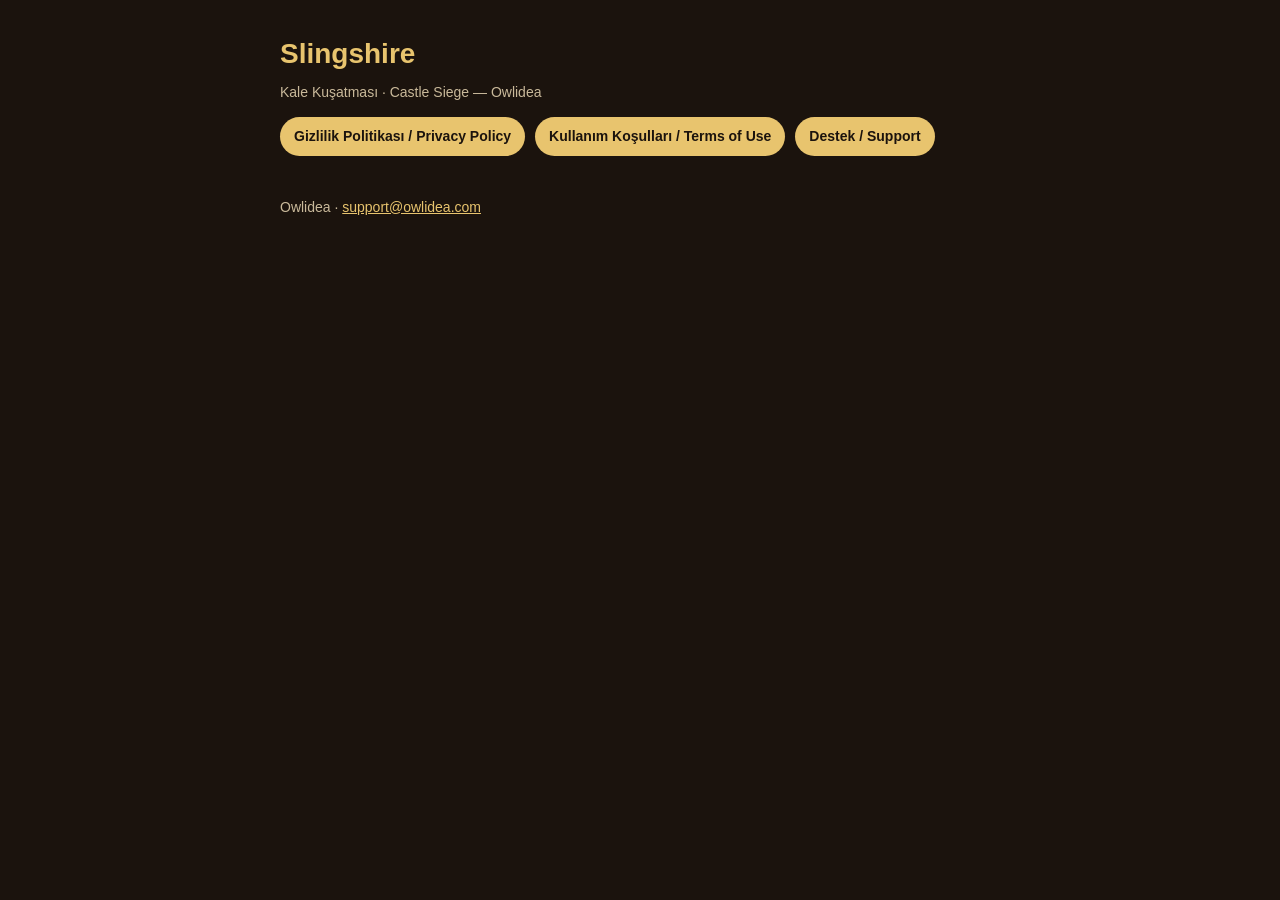
<file: index.html>
<!doctype html>
<html lang="tr"><head><meta charset="utf-8">
<meta name="viewport" content="width=device-width,initial-scale=1">
<title>Slingshire</title><style>:root{--bg:#1b130d;--card:#2b1f16;--gold:#e8c46e;--text:#f4e8d0;--muted:#c9b99a}
*{box-sizing:border-box}body{margin:0;background:var(--bg);color:var(--text);
font:16px/1.6 -apple-system,BlinkMacSystemFont,"Segoe UI",Roboto,sans-serif}
main{max-width:760px;margin:0 auto;padding:32px 20px 64px}
h1{color:var(--gold);font-size:28px;margin:0 0 4px}h2{color:var(--gold);font-size:19px;margin:28px 0 6px}
p{margin:0 0 12px;color:var(--text)}.muted{color:var(--muted);font-size:14px}
.card{background:var(--card);border:1px solid #6b5333;border-radius:16px;padding:22px 22px 10px;margin-top:20px}
nav{display:flex;gap:10px;flex-wrap:wrap;margin:14px 0 6px}
nav a,.btn{color:var(--bg);background:var(--gold);padding:8px 14px;border-radius:999px;text-decoration:none;font-weight:700;font-size:14px}
a{color:var(--gold)}footer{margin-top:40px}
</style></head>
<body><main><h1>Slingshire</h1><p class="muted">Kale Kuşatması · Castle Siege — Owlidea</p>
<nav><a href="privacy.html">Gizlilik Politikası / Privacy Policy</a>
<a href="terms.html">Kullanım Koşulları / Terms of Use</a>
<a href="mailto:support@owlidea.com">Destek / Support</a></nav>
<footer class="muted">Owlidea · <a href="mailto:support@owlidea.com">support@owlidea.com</a></footer>
</main></body></html>
</file>
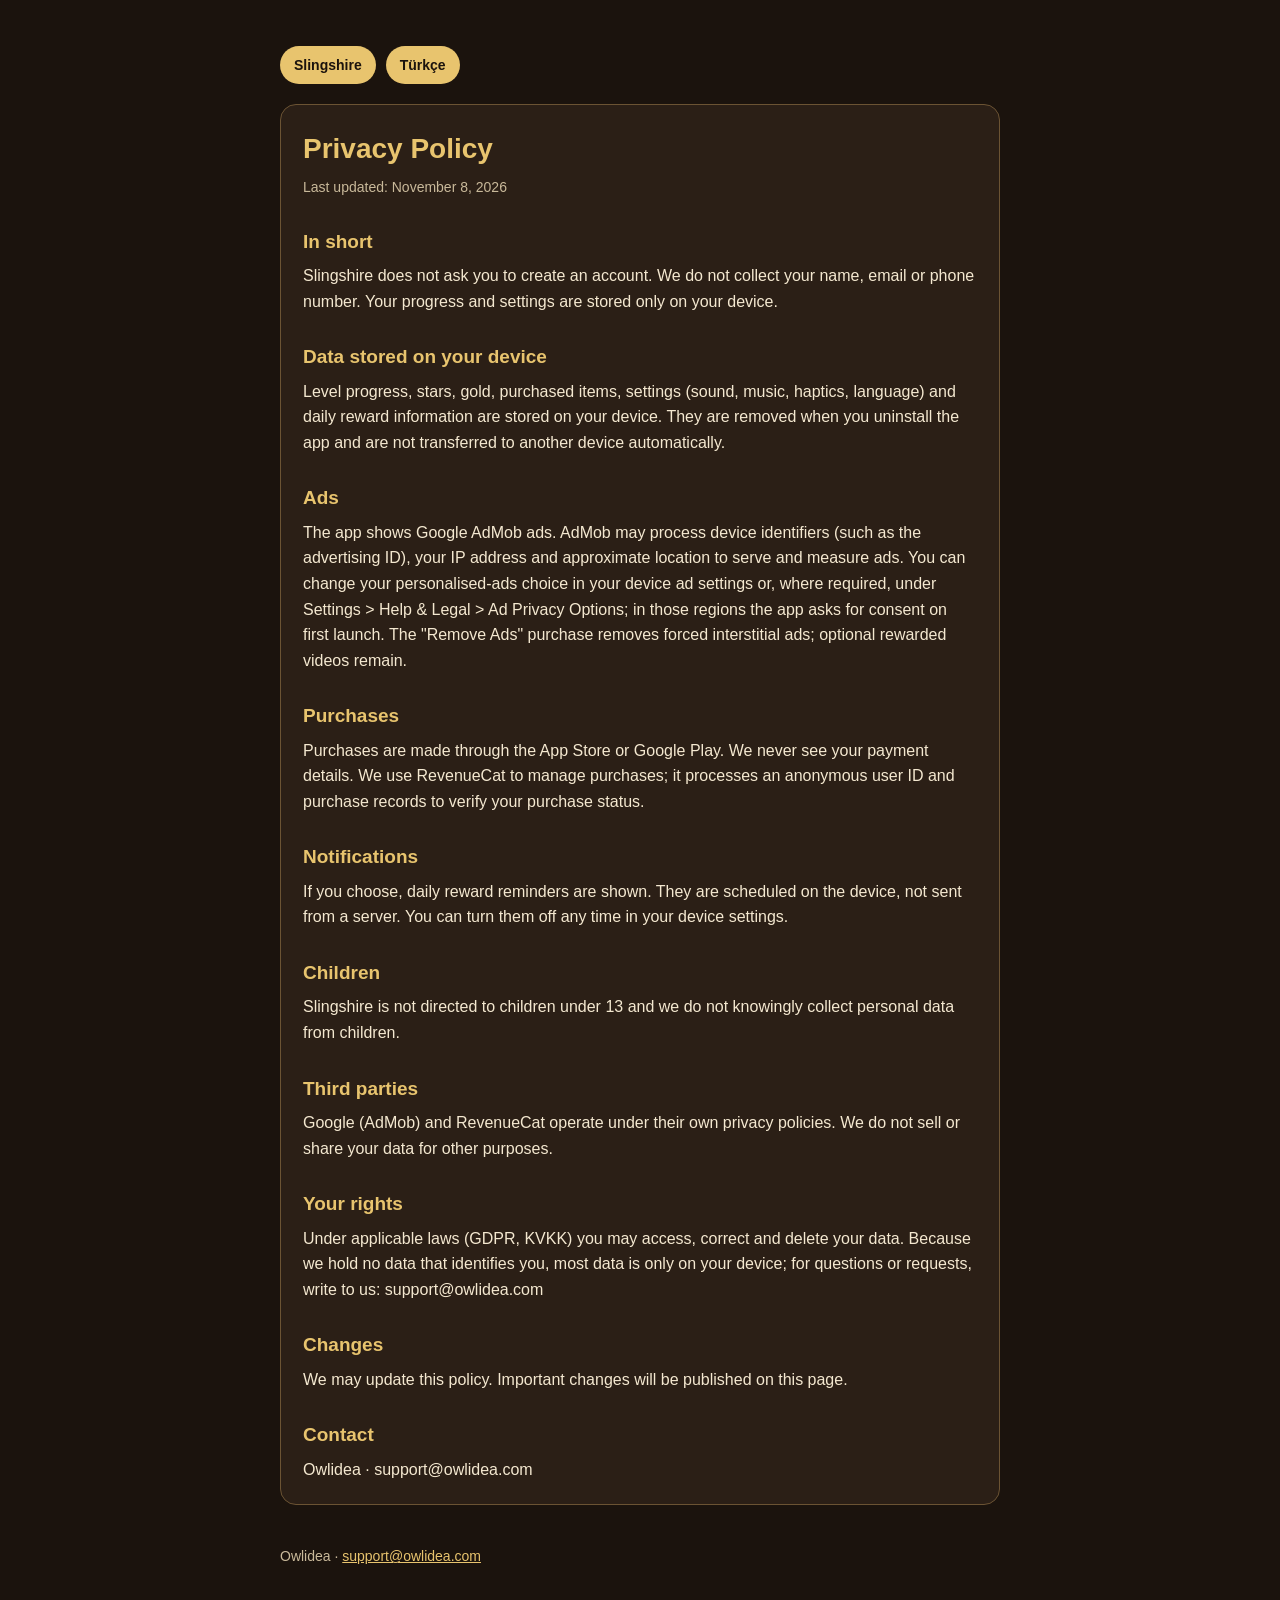
<file: privacy-en.html>
<!doctype html>
<html lang="en"><head><meta charset="utf-8">
<meta name="viewport" content="width=device-width,initial-scale=1">
<title>Slingshire – Privacy Policy</title><link rel="stylesheet" href="style.css"></head>
<body><main><nav><a href="index.html">Slingshire</a><a href="privacy.html">Türkçe</a></nav><section class="card" id="en"><h1>Privacy Policy</h1>
<p class="muted">Last updated: November 8, 2026</p>
<h2>In short</h2><p>Slingshire does not ask you to create an account. We do not collect your name, email or phone number. Your progress and settings are stored only on your device.</p>
<h2>Data stored on your device</h2><p>Level progress, stars, gold, purchased items, settings (sound, music, haptics, language) and daily reward information are stored on your device. They are removed when you uninstall the app and are not transferred to another device automatically.</p>
<h2>Ads</h2><p>The app shows Google AdMob ads. AdMob may process device identifiers (such as the advertising ID), your IP address and approximate location to serve and measure ads. You can change your personalised-ads choice in your device ad settings or, where required, under Settings &gt; Help &amp; Legal &gt; Ad Privacy Options; in those regions the app asks for consent on first launch. The &quot;Remove Ads&quot; purchase removes forced interstitial ads; optional rewarded videos remain.</p>
<h2>Purchases</h2><p>Purchases are made through the App Store or Google Play. We never see your payment details. We use RevenueCat to manage purchases; it processes an anonymous user ID and purchase records to verify your purchase status.</p>
<h2>Notifications</h2><p>If you choose, daily reward reminders are shown. They are scheduled on the device, not sent from a server. You can turn them off any time in your device settings.</p>
<h2>Children</h2><p>Slingshire is not directed to children under 13 and we do not knowingly collect personal data from children.</p>
<h2>Third parties</h2><p>Google (AdMob) and RevenueCat operate under their own privacy policies. We do not sell or share your data for other purposes.</p>
<h2>Your rights</h2><p>Under applicable laws (GDPR, KVKK) you may access, correct and delete your data. Because we hold no data that identifies you, most data is only on your device; for questions or requests, write to us: support@owlidea.com</p>
<h2>Changes</h2><p>We may update this policy. Important changes will be published on this page.</p>
<h2>Contact</h2><p>Owlidea · support@owlidea.com</p>
</section>
<footer class="muted">Owlidea · <a href="mailto:support@owlidea.com">support@owlidea.com</a></footer>
</main></body></html>
</file>
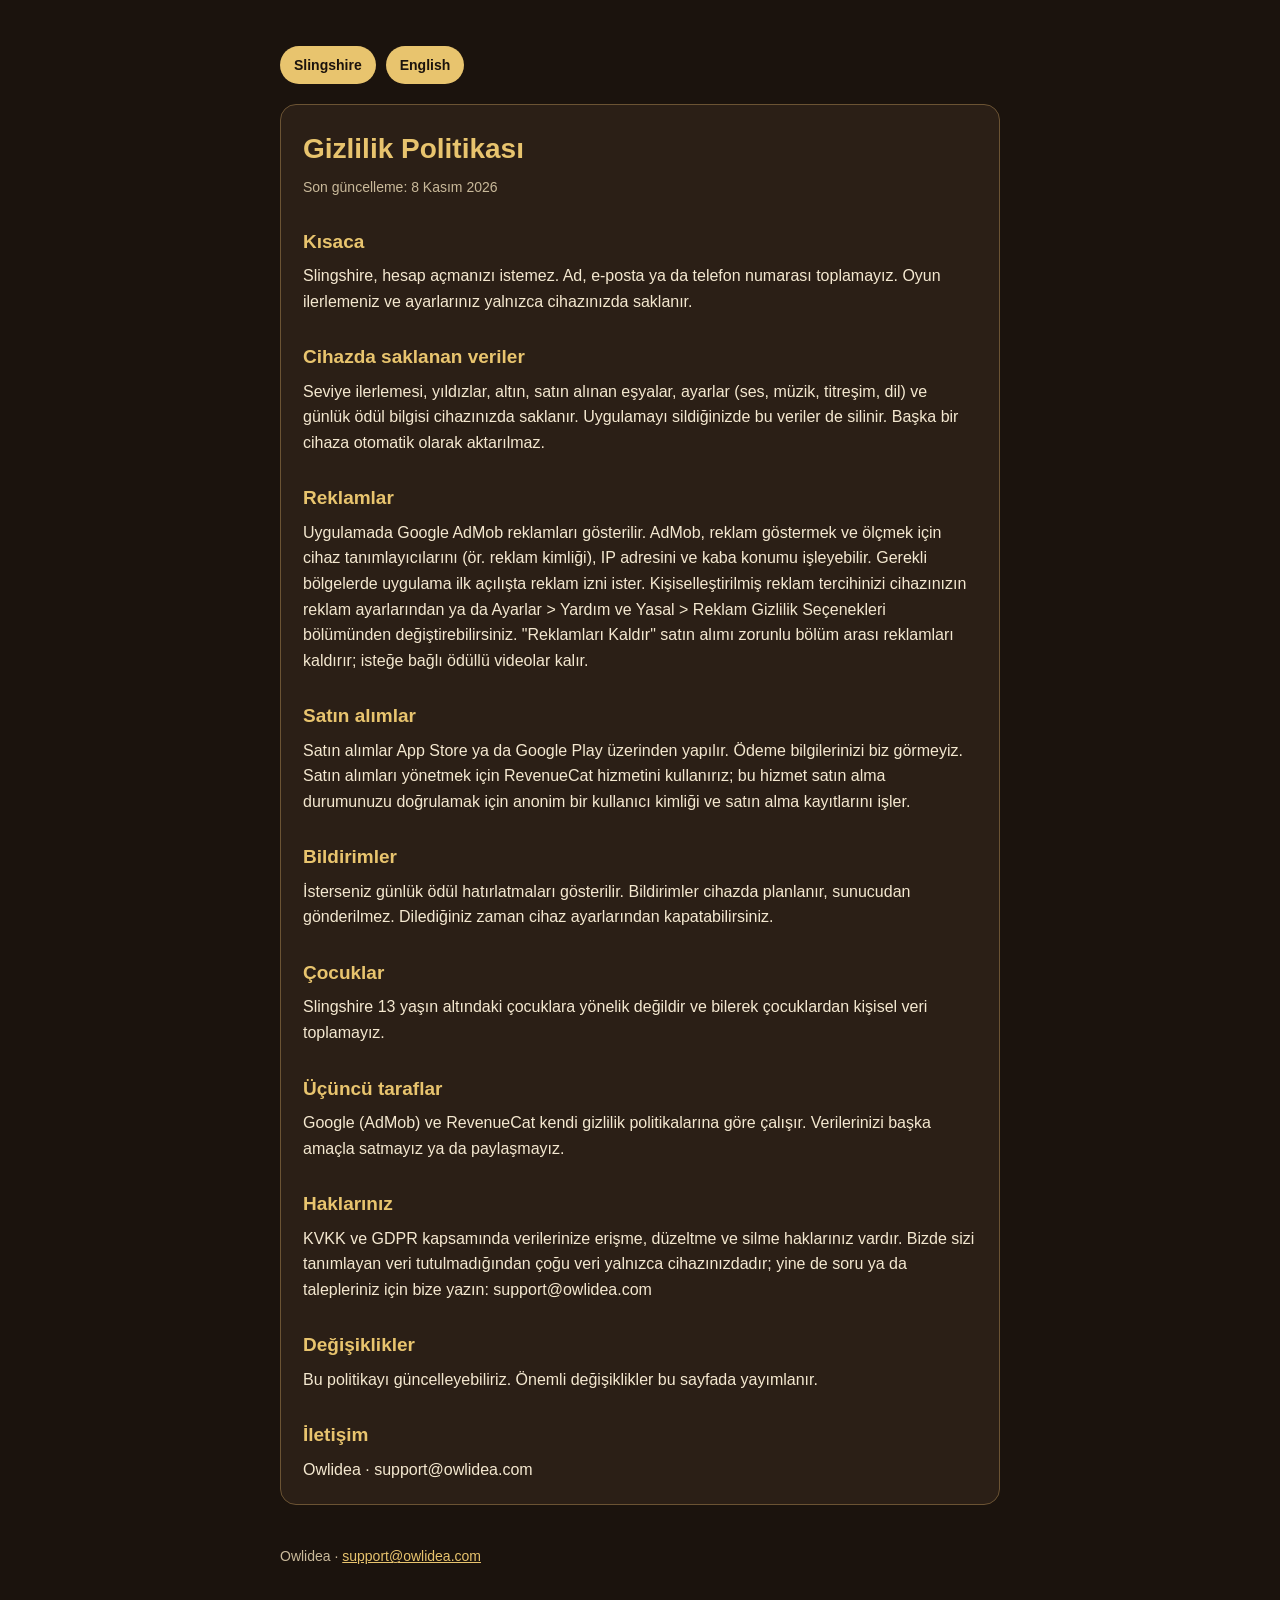
<file: privacy.html>
<!doctype html>
<html lang="tr"><head><meta charset="utf-8">
<meta name="viewport" content="width=device-width,initial-scale=1">
<title>Slingshire – Gizlilik Politikası</title><link rel="stylesheet" href="style.css"></head>
<body><main><nav><a href="index.html">Slingshire</a><a href="privacy-en.html">English</a></nav><section class="card" id="tr"><h1>Gizlilik Politikası</h1>
<p class="muted">Son güncelleme: 8 Kasım 2026</p>
<h2>Kısaca</h2><p>Slingshire, hesap açmanızı istemez. Ad, e-posta ya da telefon numarası toplamayız. Oyun ilerlemeniz ve ayarlarınız yalnızca cihazınızda saklanır.</p>
<h2>Cihazda saklanan veriler</h2><p>Seviye ilerlemesi, yıldızlar, altın, satın alınan eşyalar, ayarlar (ses, müzik, titreşim, dil) ve günlük ödül bilgisi cihazınızda saklanır. Uygulamayı sildiğinizde bu veriler de silinir. Başka bir cihaza otomatik olarak aktarılmaz.</p>
<h2>Reklamlar</h2><p>Uygulamada Google AdMob reklamları gösterilir. AdMob, reklam göstermek ve ölçmek için cihaz tanımlayıcılarını (ör. reklam kimliği), IP adresini ve kaba konumu işleyebilir. Gerekli bölgelerde uygulama ilk açılışta reklam izni ister. Kişiselleştirilmiş reklam tercihinizi cihazınızın reklam ayarlarından ya da Ayarlar &gt; Yardım ve Yasal &gt; Reklam Gizlilik Seçenekleri bölümünden değiştirebilirsiniz. &quot;Reklamları Kaldır&quot; satın alımı zorunlu bölüm arası reklamları kaldırır; isteğe bağlı ödüllü videolar kalır.</p>
<h2>Satın alımlar</h2><p>Satın alımlar App Store ya da Google Play üzerinden yapılır. Ödeme bilgilerinizi biz görmeyiz. Satın alımları yönetmek için RevenueCat hizmetini kullanırız; bu hizmet satın alma durumunuzu doğrulamak için anonim bir kullanıcı kimliği ve satın alma kayıtlarını işler.</p>
<h2>Bildirimler</h2><p>İsterseniz günlük ödül hatırlatmaları gösterilir. Bildirimler cihazda planlanır, sunucudan gönderilmez. Dilediğiniz zaman cihaz ayarlarından kapatabilirsiniz.</p>
<h2>Çocuklar</h2><p>Slingshire 13 yaşın altındaki çocuklara yönelik değildir ve bilerek çocuklardan kişisel veri toplamayız.</p>
<h2>Üçüncü taraflar</h2><p>Google (AdMob) ve RevenueCat kendi gizlilik politikalarına göre çalışır. Verilerinizi başka amaçla satmayız ya da paylaşmayız.</p>
<h2>Haklarınız</h2><p>KVKK ve GDPR kapsamında verilerinize erişme, düzeltme ve silme haklarınız vardır. Bizde sizi tanımlayan veri tutulmadığından çoğu veri yalnızca cihazınızdadır; yine de soru ya da talepleriniz için bize yazın: support@owlidea.com</p>
<h2>Değişiklikler</h2><p>Bu politikayı güncelleyebiliriz. Önemli değişiklikler bu sayfada yayımlanır.</p>
<h2>İletişim</h2><p>Owlidea · support@owlidea.com</p>
</section>
<footer class="muted">Owlidea · <a href="mailto:support@owlidea.com">support@owlidea.com</a></footer>
</main></body></html>
</file>
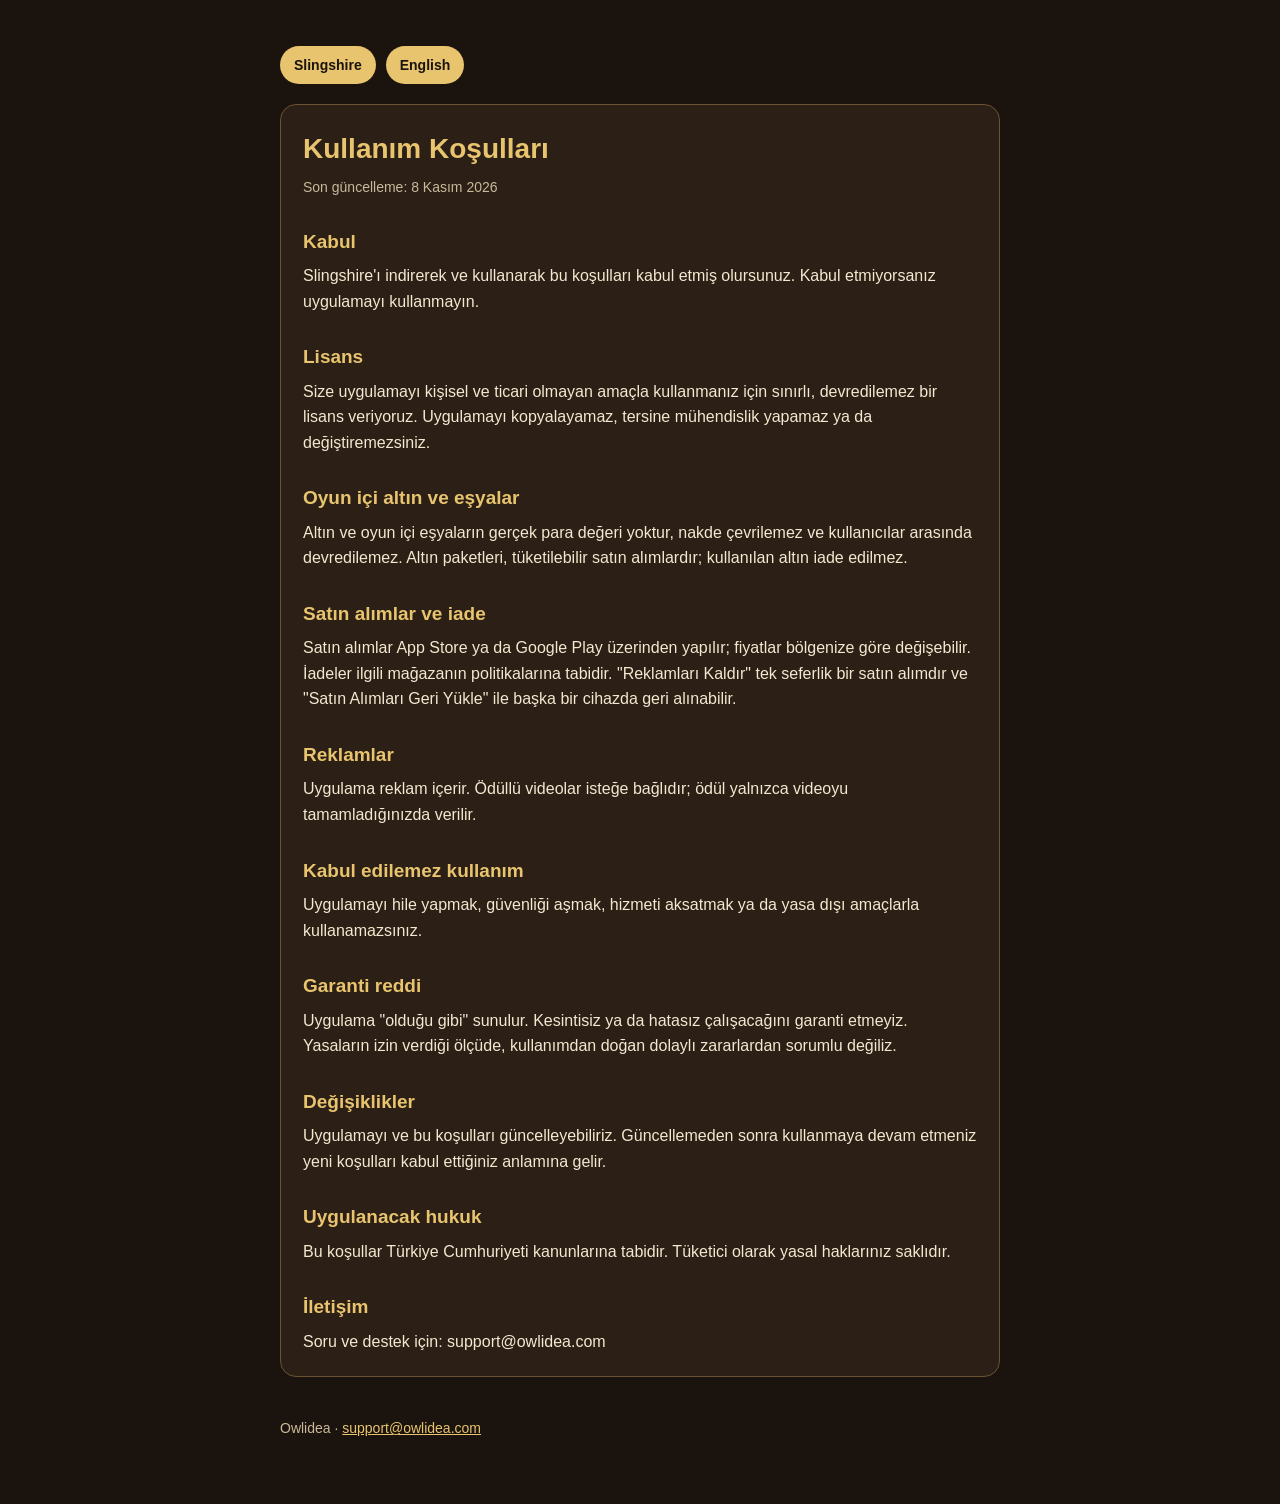
<file: terms.html>
<!doctype html>
<html lang="tr"><head><meta charset="utf-8">
<meta name="viewport" content="width=device-width,initial-scale=1">
<title>Slingshire – Kullanım Koşulları</title><link rel="stylesheet" href="style.css"></head>
<body><main><nav><a href="index.html">Slingshire</a><a href="terms-en.html">English</a></nav><section class="card" id="tr"><h1>Kullanım Koşulları</h1>
<p class="muted">Son güncelleme: 8 Kasım 2026</p>
<h2>Kabul</h2><p>Slingshire&#39;ı indirerek ve kullanarak bu koşulları kabul etmiş olursunuz. Kabul etmiyorsanız uygulamayı kullanmayın.</p>
<h2>Lisans</h2><p>Size uygulamayı kişisel ve ticari olmayan amaçla kullanmanız için sınırlı, devredilemez bir lisans veriyoruz. Uygulamayı kopyalayamaz, tersine mühendislik yapamaz ya da değiştiremezsiniz.</p>
<h2>Oyun içi altın ve eşyalar</h2><p>Altın ve oyun içi eşyaların gerçek para değeri yoktur, nakde çevrilemez ve kullanıcılar arasında devredilemez. Altın paketleri, tüketilebilir satın alımlardır; kullanılan altın iade edilmez.</p>
<h2>Satın alımlar ve iade</h2><p>Satın alımlar App Store ya da Google Play üzerinden yapılır; fiyatlar bölgenize göre değişebilir. İadeler ilgili mağazanın politikalarına tabidir. &quot;Reklamları Kaldır&quot; tek seferlik bir satın alımdır ve &quot;Satın Alımları Geri Yükle&quot; ile başka bir cihazda geri alınabilir.</p>
<h2>Reklamlar</h2><p>Uygulama reklam içerir. Ödüllü videolar isteğe bağlıdır; ödül yalnızca videoyu tamamladığınızda verilir.</p>
<h2>Kabul edilemez kullanım</h2><p>Uygulamayı hile yapmak, güvenliği aşmak, hizmeti aksatmak ya da yasa dışı amaçlarla kullanamazsınız.</p>
<h2>Garanti reddi</h2><p>Uygulama &quot;olduğu gibi&quot; sunulur. Kesintisiz ya da hatasız çalışacağını garanti etmeyiz. Yasaların izin verdiği ölçüde, kullanımdan doğan dolaylı zararlardan sorumlu değiliz.</p>
<h2>Değişiklikler</h2><p>Uygulamayı ve bu koşulları güncelleyebiliriz. Güncellemeden sonra kullanmaya devam etmeniz yeni koşulları kabul ettiğiniz anlamına gelir.</p>
<h2>Uygulanacak hukuk</h2><p>Bu koşullar Türkiye Cumhuriyeti kanunlarına tabidir. Tüketici olarak yasal haklarınız saklıdır.</p>
<h2>İletişim</h2><p>Soru ve destek için: support@owlidea.com</p>
</section>
<footer class="muted">Owlidea · <a href="mailto:support@owlidea.com">support@owlidea.com</a></footer>
</main></body></html>
</file>
<file: style.css>
:root{--bg:#1b130d;--card:#2b1f16;--gold:#e8c46e;--text:#f4e8d0;--muted:#c9b99a}
*{box-sizing:border-box}body{margin:0;background:var(--bg);color:var(--text);
font:16px/1.6 -apple-system,BlinkMacSystemFont,"Segoe UI",Roboto,sans-serif}
main{max-width:760px;margin:0 auto;padding:32px 20px 64px}
h1{color:var(--gold);font-size:28px;margin:0 0 4px}h2{color:var(--gold);font-size:19px;margin:28px 0 6px}
p{margin:0 0 12px;color:var(--text)}.muted{color:var(--muted);font-size:14px}
.card{background:var(--card);border:1px solid #6b5333;border-radius:16px;padding:22px 22px 10px;margin-top:20px}
nav{display:flex;gap:10px;flex-wrap:wrap;margin:14px 0 6px}
nav a,.btn{color:var(--bg);background:var(--gold);padding:8px 14px;border-radius:999px;text-decoration:none;font-weight:700;font-size:14px}
a{color:var(--gold)}footer{margin-top:40px}
</file>
